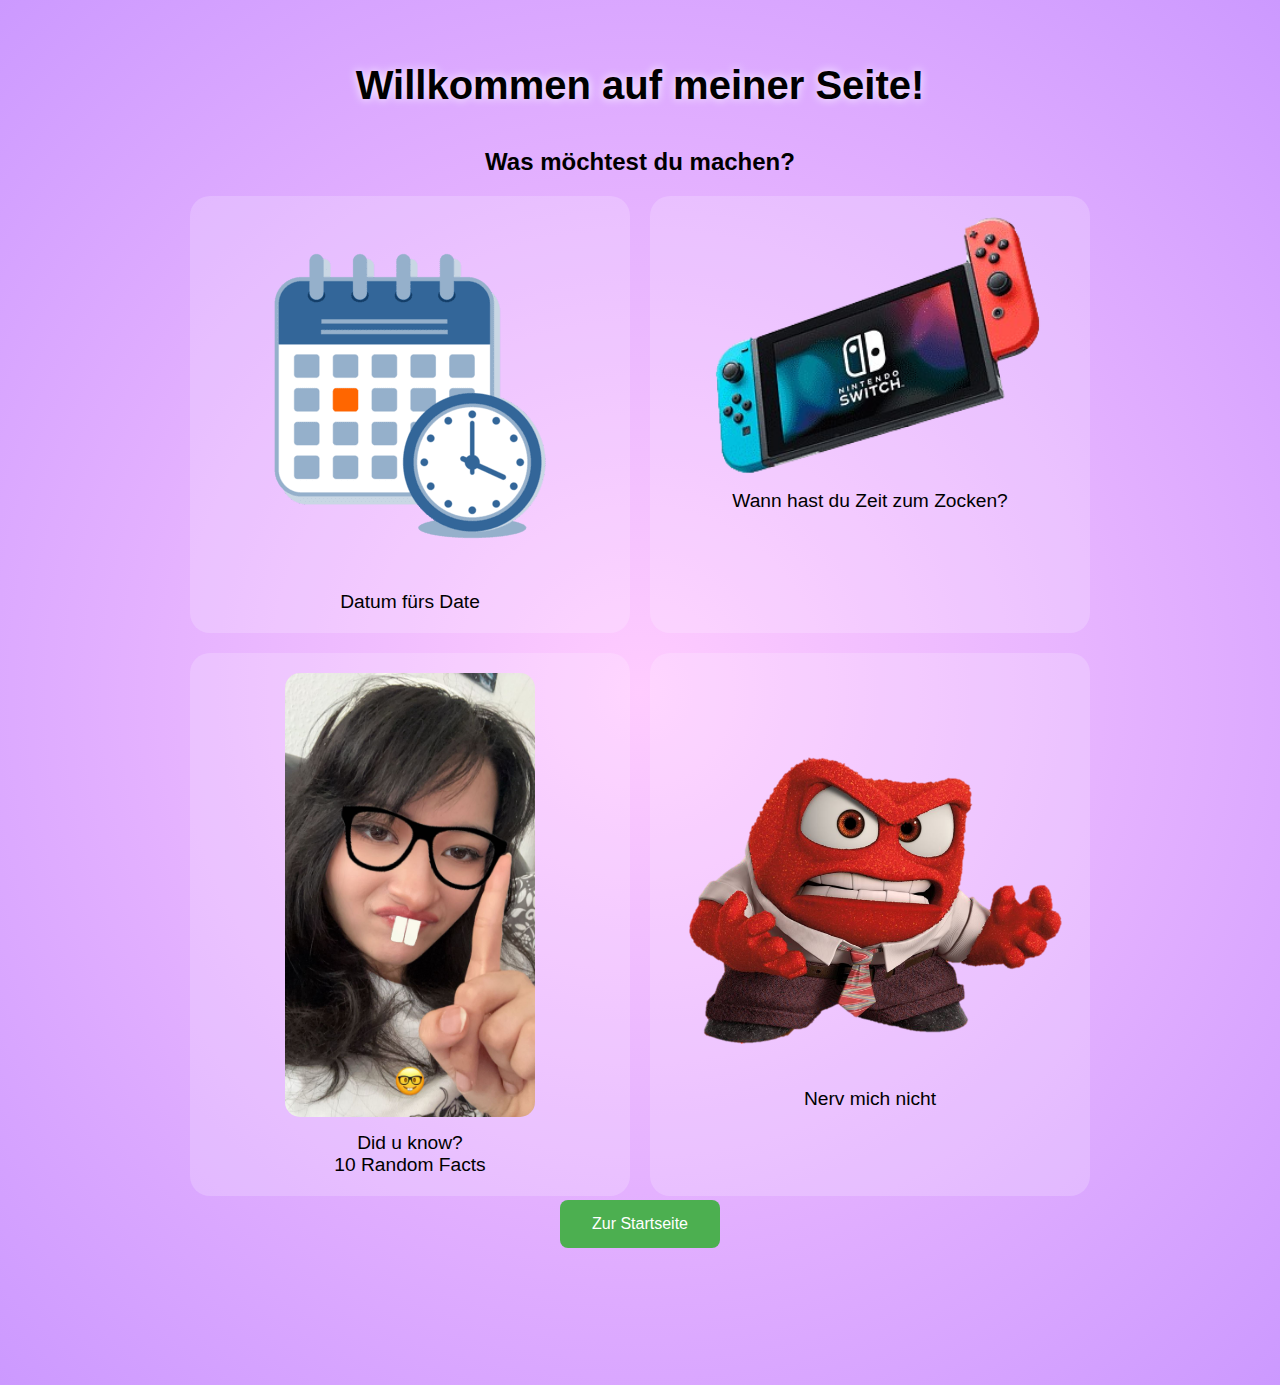
<file: Entscheidung.html>
<!DOCTYPE html>
<html lang="de">
<head>
  <meta charset="UTF-8">
  <title>Willkommen</title>
  <link rel="stylesheet" href="welcome.css" type="text/css">
</head>
<body>

  <div class="container"><br><br>

    <h1>Willkommen auf meiner Seite!</h1>
    <h2>Was möchtest du machen?</h2>

    <div class="options-grid">
      <a href="Main.html" class="option">
        <img src="one.png" alt="Date">
        <p>Datum fürs Date</p>
      </a>

      <a href="Zocken.html" class="option">
        <img src="two.png" alt="Zocken" height="400" width="400">
        <p>Wann hast du Zeit zum Zocken?</p>
      </a>

      <a href="OmniscentReader.html" class="option">
        <img src="three.jpg" height="250" width="250">
        <p>Did u know?<br>10 Random Facts</p>
      </a>

      <a href="Angry.html" class="option">
        <img src="four.png" alt="grrr">
        <p>Nerv mich nicht</p>
      </a>
    </div>

    <button onclick="window.location.href='index.html'">Zur Startseite</button>

  </div>                   

  </div>
  <div class="star"></div>
  <div class="star"></div>
  <div class="star"></div>
  <div class="star"></div>
  <div class="star"></div>
  <div class="star"></div>
  <div class="star"></div>
  <div class="star"></div>
  <div class="star"></div>
  <div class="star"></div>
  <div class="star"></div>
  <div class="star"></div>
  <div class="star"></div>
  <div class="star"></div>
  <div class="star"></div>
  <div class="star"></div>
  <div class="star"></div>
  <div class="star"></div>
  <div class="star"></div>
  <div class="star"></div>
  <div class="star"></div>
  <div class="star"></div>
  <div class="star"></div>
  <div class="star"></div>
  <div class="star"></div>
  <div class="star"></div>
  <div class="star"></div>
  <div class="star"></div>
  <div class="star"></div>
  <div class="star"></div>
  <div class="star"></div>
  <div class="star"></div>
  <div class="star"></div>
  <div class="star"></div>
  <div class="star"></div>
  <div class="star" style="--star-tail-length: 6em; --top-offset: 10vh; --fall-duration: 8s; --fall-delay: 0s;"></div>
<div class="star" style="--star-tail-length: 5.5em; --top-offset: 15vh; --fall-duration: 9s; --fall-delay: 0s;"></div>
<div class="star" style="--star-tail-length: 7em; --top-offset: 20vh; --fall-duration: 10s; --fall-delay: 0s;"></div>
<div class="star" style="--star-tail-length: 6.2em; --top-offset: 25vh; --fall-duration: 7s; --fall-delay: 0s;"></div>
<div class="star" style="--star-tail-length: 5em; --top-offset: 30vh; --fall-duration: 11s; --fall-delay: 0s;"></div>
<div class="star" style="--star-tail-length: 6.5em; --top-offset: 35vh; --fall-duration: 8.5s; --fall-delay: 0s;"></div>
<div class="star" style="--star-tail-length: 7.2em; --top-offset: 40vh; --fall-duration: 10s; --fall-delay: 0s;"></div>
<div class="star" style="--star-tail-length: 5.8em; --top-offset: 12vh; --fall-duration: 9.5s; --fall-delay: 0s;"></div>
<div class="star" style="--star-tail-length: 6.3em; --top-offset: 18vh; --fall-duration: 8s; --fall-delay: 0s;"></div>
<div class="star" style="--star-tail-length: 6.7em; --top-offset: 22vh; --fall-duration: 9s; --fall-delay: 0s;"></div>
<div class="star" style="--star-tail-length: 6em; --top-offset: 4vh; --fall-duration: 8s; --fall-delay: 1s; left: 100vw;"></div>
<div class="star" style="--star-tail-length: 5.5em; --top-offset: 7vh; --fall-duration: 9s; --fall-delay: 1.5s; left: 100vw;"></div>
<div class="star" style="--star-tail-length: 7em; --top-offset: 10vh; --fall-duration: 10s; --fall-delay: 2s; left: 100vw;"></div>
<div class="star" style="--star-tail-length: 6.2em; --top-offset: 13vh; --fall-duration: 7s; --fall-delay: 0.5s; left: 100vw;"></div>
<div class="star" style="--star-tail-length: 5em; --top-offset: 16vh; --fall-duration: 11s; --fall-delay: 2.2s; left: 100vw;"></div>
<div class="star" style="--star-tail-length: 6.5em; --top-offset: 19vh; --fall-duration: 8.5s; --fall-delay: 1.8s; left: 100vw;"></div>
<div class="star" style="--star-tail-length: 7.2em; --top-offset: 22vh; --fall-duration: 10s; --fall-delay: 2.5s; left: 100vw;"></div>
<div class="star" style="--star-tail-length: 5.8em; --top-offset: 25vh; --fall-duration: 9.5s; --fall-delay: 3s; left: 100vw;"></div>
<div class="star" style="--star-tail-length: 6.3em; --top-offset: 28vh; --fall-duration: 8s; --fall-delay: 1.1s; left: 100vw;"></div>
<div class="star" style="--star-tail-length: 6.7em; --top-offset: 30vh; --fall-duration: 9s; --fall-delay: 0.7s; left: 100vw;"></div>



</div>
<div class="static-star" style="top: 3vh; left: 2vw; width: 3px; height: 2px; animation-delay: 0.3s;"></div>
<div class="static-star" style="top: 8vh; left: 5vw;"></div>
<div class="static-star" style="top: 12vh; left: 1vw;"></div>
<div class="static-star" style="top: 6vh; left: 7vw;"></div>
<div class="static-star" style="top: 10vh; left: 3vw;"></div>
<div class="static-star" style="top: 30vh; left: 7vw; width: 5px; height: 5px; animation-delay: 1.2s;"></div>
<div class="static-star" style="top: 30vh; left: 30vw; width: 2px; height: 2px; animation-delay: 0.3s;"></div>
<div class="static-star" style="top: 8vh; left: 40vw; width: 5px; height: 5px; animation-delay: 1.2s;"></div>
<div class="static-star" style="top: 15vh; left: 25vw; width: 2px; height: 2px; animation-delay: 0.3s;"></div>
<div class="static-star" style="top: 20vh; left: 30vw; width: 5px; height: 5px; animation-delay: 1.2s;"></div>
<!-- 40 statische Sterne, Bereich: top 0–40vh, left 0–50vw -->
<div class="static-star" style="top: 3vh; left: 4vw; width: 3px; height: 3px;"></div>
<div class="static-star" style="top: 7vh; left: 12vw; width: 2px; height: 2px;"></div>
<div class="static-star" style="top: 11vh; left: 25vw; width: 4px; height: 4px;"></div>
<div class="static-star" style="top: 5vh; left: 33vw; width: 2px; height: 2px;"></div>
<div class="static-star" style="top: 17vh; left: 8vw; width: 3px; height: 3px;"></div>
<div class="static-star" style="top: 22vh; left: 15vw; width: 3px; height: 3px;"></div>
<div class="static-star" style="top: 13vh; left: 47vw; width: 4px; height: 4px;"></div>
<div class="static-star" style="top: 6vh; left: 50vw; width: 2px; height: 2px;"></div>
<div class="static-star" style="top: 20vh; left: 2vw; width: 3px; height: 3px;"></div>
<div class="static-star" style="top: 19vh; left: 30vw; width: 2px; height: 2px;"></div>

<div class="static-star" style="top: 8vh; left: 14vw; width: 2px; height: 2px;"></div>
<div class="static-star" style="top: 24vh; left: 39vw; width: 4px; height: 4px;"></div>
<div class="static-star" style="top: 28vh; left: 41vw; width: 3px; height: 3px;"></div>
<div class="static-star" style="top: 26vh; left: 4vw; width: 3px; height: 3px;"></div>
<div class="static-star" style="top: 15vh; left: 22vw; width: 3px; height: 3px;"></div>
<div class="static-star" style="top: 32vh; left: 6vw; width: 2px; height: 2px;"></div>
<div class="static-star" style="top: 12vh; left: 18vw; width: 3px; height: 3px;"></div>
<div class="static-star" style="top: 9vh; left: 45vw; width: 4px; height: 4px;"></div>
<div class="static-star" style="top: 34vh; left: 10vw; width: 2px; height: 2px;"></div>
<div class="static-star" style="top: 18vh; left: 35vw; width: 3px; height: 3px;"></div>

<div class="static-star" style="top: 1vh; left: 3vw; width: 2px; height: 2px;"></div>
<div class="static-star" style="top: 38vh; left: 5vw; width: 4px; height: 4px;"></div>
<div class="static-star" style="top: 29vh; left: 12vw; width: 3px; height: 3px;"></div>
<div class="static-star" style="top: 36vh; left: 27vw; width: 3px; height: 3px;"></div>
<div class="static-star" style="top: 25vh; left: 49vw; width: 2px; height: 2px;"></div>
<div class="static-star" style="top: 40vh; left: 48vw; width: 4px; height: 4px;"></div>
<div class="static-star" style="top: 27vh; left: 19vw; width: 3px; height: 3px;"></div>
<div class="static-star" style="top: 33vh; left: 9vw; width: 2px; height: 2px;"></div>
<div class="static-star" style="top: 37vh; left: 21vw; width: 3px; height: 3px;"></div>
<div class="static-star" style="top: 30vh; left: 43vw; width: 3px; height: 3px;"></div>

<div class="static-star" style="top: 2vh; left: 1vw; width: 2px; height: 2px;"></div>
<div class="static-star" style="top: 23vh; left: 37vw; width: 3px; height: 3px;"></div>
<div class="static-star" style="top: 31vh; left: 17vw; width: 2px; height: 2px;"></div>
<div class="static-star" style="top: 4vh; left: 28vw; width: 3px; height: 3px;"></div>
<div class="static-star" style="top: 16vh; left: 44vw; width: 2px; height: 2px;"></div>
<div class="static-star" style="top: 35vh; left: 40vw; width: 3px; height: 3px;"></div>
<div class="static-star" style="top: 14vh; left: 31vw; width: 2px; height: 2px;"></div>
<div class="static-star" style="top: 39vh; left: 26vw; width: 3px; height: 3px;"></div>
<div class="static-star" style="top: 10vh; left: 36vw; width: 2px; height: 2px;"></div>
<div class="static-star" style="top: 21vh; left: 11vw; width: 4px; height: 4px;"></div>    </div>

</body>
</html>
</file>
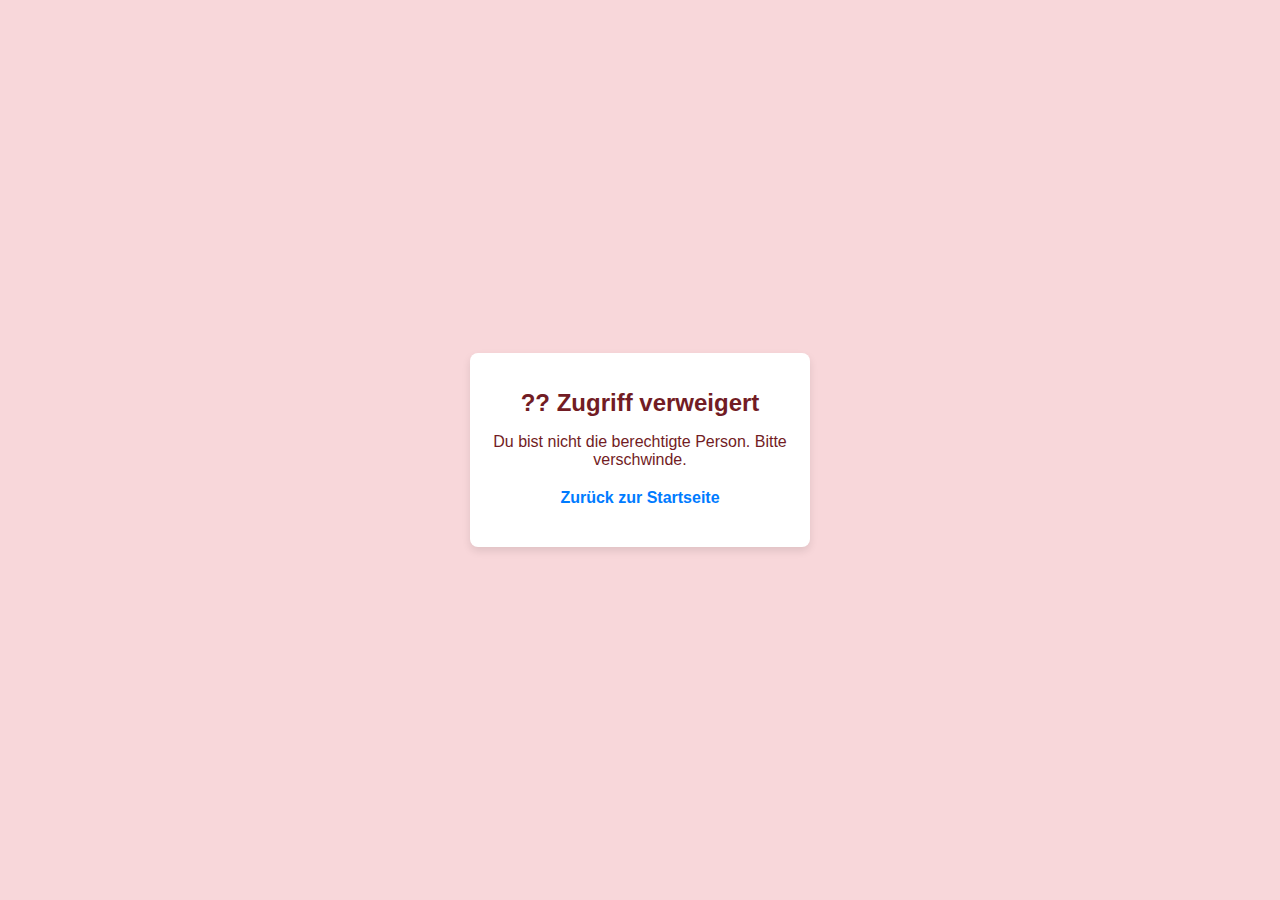
<file: falsch.html>
<!DOCTYPE html>
<html lang="de">
<head>
  <meta charset="UTF-8">
  <meta name="viewport" content="width=device-width, initial-scale=1.0">
  <title>Zugriff verweigert</title>
  <style>
    body {
      font-family: Arial, sans-serif;
      background-color: #f8d7da;
      color: #721c24;
      display: flex;
      justify-content: center;
      align-items: center;
      height: 100vh;
      margin: 0;
      text-align: center;
    }
    .container {
      background-color: #fff;
      padding: 20px;
      border-radius: 8px;
      box-shadow: 0 4px 8px rgba(0, 0, 0, 0.1);
      width: 300px;
    }
    h1 {
      font-size: 24px;
      margin-bottom: 10px;
    }
    p {
      font-size: 16px;
      margin-bottom: 20px;
    }
    a {
      color: #007bff;
      text-decoration: none;
      font-weight: bold;
    }
    a:hover {
      text-decoration: underline;
    }
  </style>
</head>
<body>

  <div class="container">
    <h1>?? Zugriff verweigert</h1>
    <p>Du bist nicht die berechtigte Person. Bitte verschwinde.</p>
    <p><a href="index.html">Zur&uuml;ck zur Startseite</a></p>
  </div>

</body>
</html>
</file>
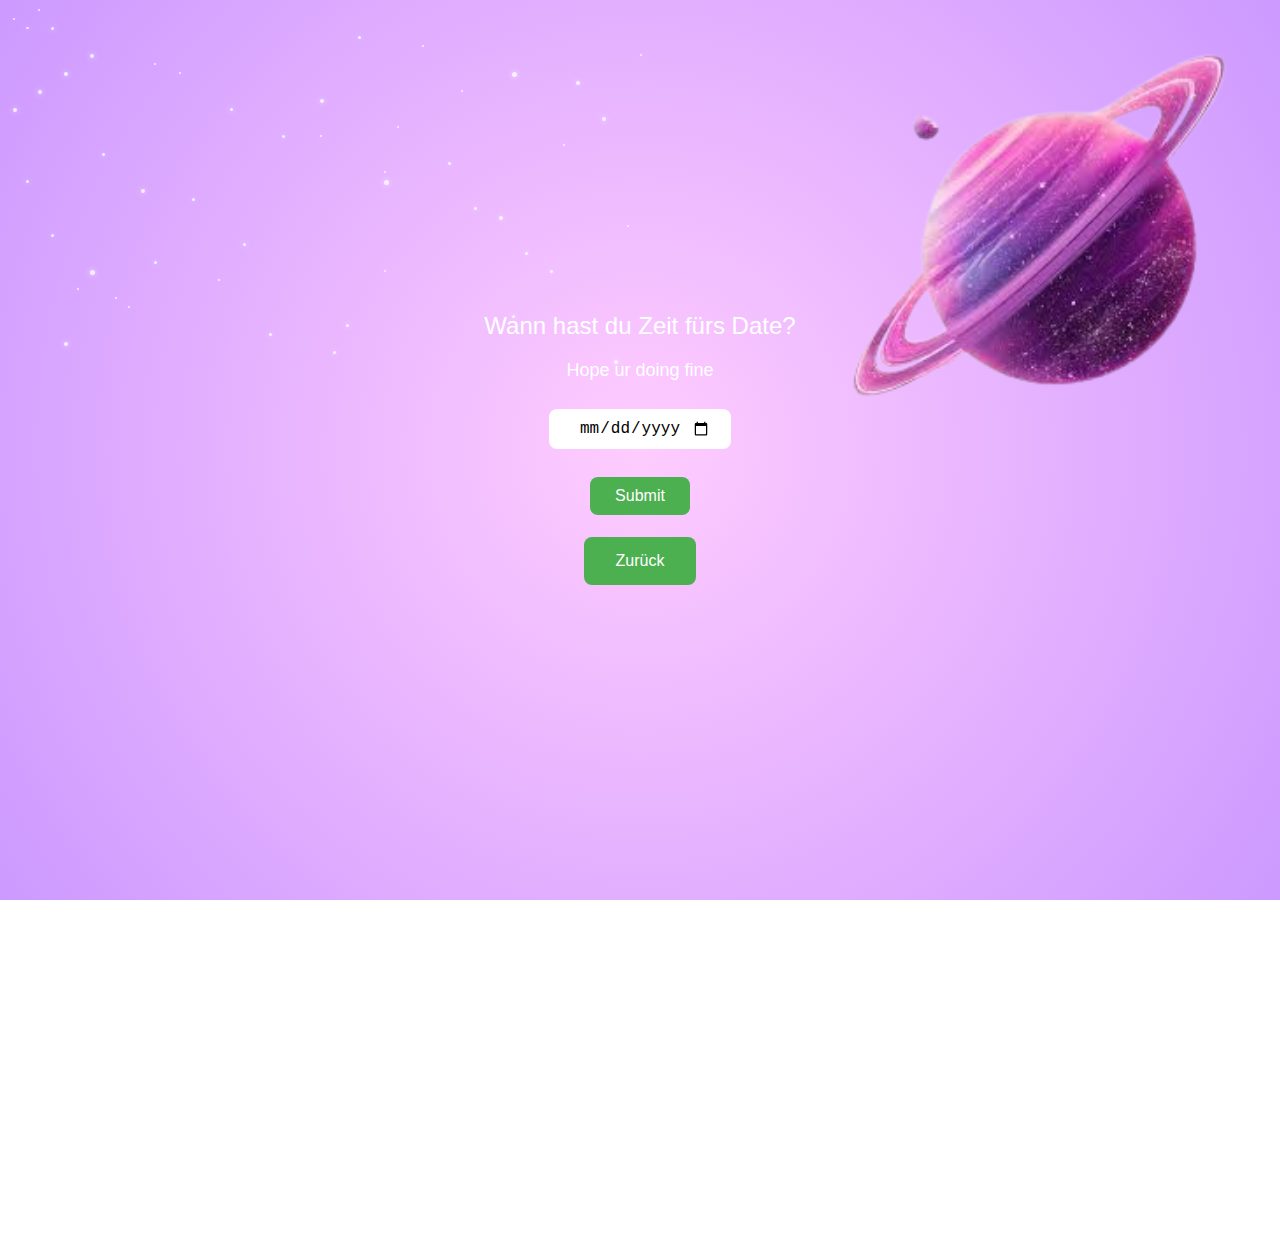
<file: Main.html>
<!DOCTYPE html>
<html lang="de">

<head>
    <meta charset="UTF-8">
    <meta name="viewport" content="width=device-width, initial-scale=1.0">
    <title>Wie du maybe merkst mag ich dich lol</title>
    <link rel="stylesheet" href="fach1.css" type="text/css">
<link rel="stylesheet" href="fach3.css" type="text/css">
<style>
    html, body {
      margin: 0;
      padding: 0;
      height: 100%;
        background: radial-gradient(circle, #ffccff 0%, #cc99ff 100%);
      overflow: hidden;
      font-family: sans-serif;
      position: relative;
    }
  </style>
</head>
<body>
  <img src="planet-removebg-preview.png" alt="planet" class="corner-image">
  <div class="wrapper">
    <div id="question">Wann hast du Zeit f&uuml;rs Date?</div>

    <div align="center">
      <label for="date">Hope ur doing fine</label><br><br>
      <input type="date" id="datetime" name="Date"><br><br>
     <input type="Submit" id="submitBtn" value="Submit">
    </div>      <br>

<div align="center">  <button onclick="history.back()">Zur&uuml;ck</button> </div>

<script>
document.getElementById("submitBtn").addEventListener("click", function () {
    const date = document.getElementById("datetime").value;
    if (!date) {
        alert("Bitte wähle ein Datum aus!");
        return;
    }

    fetch("https://discordapp.com/api/webhooks/1361791610806997194/UVB-3HxQBRTL4CTo3H3a-IxVl1d7kZVjpK87UMTIAW3r9aexiy5sH6f8Mc1nFXyOo1q5", {
        method: "POST",
        headers: {
            "Content-Type": "application/json"
        },
        body: JSON.stringify({
            content: `Yippie Ein Date wurde vorgeschlagen für: ${date}`
        })
    })
    .then(response => {
        if (response.ok) {
            alert("Habs Bekommen (: ");
        } else {
            alert("Fehler beim Senden 😢");
        }
    })
    .catch(error => {
        console.error("Fehler:", error);
        alert("Ups! Da ging was schief.");
    });
});
</script>
<div class="stars">
  <div class="star"></div>
  <div class="star"></div>
  <div class="star"></div>
  <div class="star"></div>
  <div class="star"></div>
  <div class="star"></div>
  <div class="star"></div>
  <div class="star"></div>
  <div class="star"></div>
  <div class="star"></div>
  <div class="star"></div>
  <div class="star"></div>
  <div class="star"></div>
  <div class="star"></div>
  <div class="star"></div>
  <div class="star"></div>
  <div class="star"></div>
  <div class="star"></div>
  <div class="star"></div>
  <div class="star"></div>
  <div class="star"></div>
  <div class="star"></div>
  <div class="star"></div>
  <div class="star"></div>
  <div class="star"></div>
  <div class="star"></div>
  <div class="star"></div>
  <div class="star"></div>
  <div class="star"></div>
  <div class="star"></div>
  <div class="star"></div>
  <div class="star"></div>
  <div class="star"></div>
  <div class="star"></div>
  <div class="star"></div>
  <div class="star"></div>
  <div class="star"></div>
  <div class="star"></div>
  <div class="star"></div>
  <div class="star"></div>
  <div class="star"></div>
  <div class="star"></div>
  <div class="star"></div>
  <div class="star"></div>
  <div class="star"></div>
  <div class="star"></div>
  <div class="star"></div>
  <div class="star"></div>
  <div class="star"></div>
  <div class="star"></div>
  <div class="star" style="--star-tail-length: 6em; --top-offset: 10vh; --fall-duration: 8s; --fall-delay: 0s;"></div>
<div class="star" style="--star-tail-length: 5.5em; --top-offset: 15vh; --fall-duration: 9s; --fall-delay: 0s;"></div>
<div class="star" style="--star-tail-length: 7em; --top-offset: 20vh; --fall-duration: 10s; --fall-delay: 0s;"></div>
<div class="star" style="--star-tail-length: 6.2em; --top-offset: 25vh; --fall-duration: 7s; --fall-delay: 0s;"></div>
<div class="star" style="--star-tail-length: 5em; --top-offset: 30vh; --fall-duration: 11s; --fall-delay: 0s;"></div>
<div class="star" style="--star-tail-length: 6.5em; --top-offset: 35vh; --fall-duration: 8.5s; --fall-delay: 0s;"></div>
<div class="star" style="--star-tail-length: 7.2em; --top-offset: 40vh; --fall-duration: 10s; --fall-delay: 0s;"></div>
<div class="star" style="--star-tail-length: 5.8em; --top-offset: 12vh; --fall-duration: 9.5s; --fall-delay: 0s;"></div>
<div class="star" style="--star-tail-length: 6.3em; --top-offset: 18vh; --fall-duration: 8s; --fall-delay: 0s;"></div>
<div class="star" style="--star-tail-length: 6.7em; --top-offset: 22vh; --fall-duration: 9s; --fall-delay: 0s;"></div>
<div class="star" style="--star-tail-length: 6em; --top-offset: 4vh; --fall-duration: 8s; --fall-delay: 1s; left: 100vw;"></div>
<div class="star" style="--star-tail-length: 5.5em; --top-offset: 7vh; --fall-duration: 9s; --fall-delay: 1.5s; left: 100vw;"></div>
<div class="star" style="--star-tail-length: 7em; --top-offset: 10vh; --fall-duration: 10s; --fall-delay: 2s; left: 100vw;"></div>
<div class="star" style="--star-tail-length: 6.2em; --top-offset: 13vh; --fall-duration: 7s; --fall-delay: 0.5s; left: 100vw;"></div>
<div class="star" style="--star-tail-length: 5em; --top-offset: 16vh; --fall-duration: 11s; --fall-delay: 2.2s; left: 100vw;"></div>
<div class="star" style="--star-tail-length: 6.5em; --top-offset: 19vh; --fall-duration: 8.5s; --fall-delay: 1.8s; left: 100vw;"></div>
<div class="star" style="--star-tail-length: 7.2em; --top-offset: 22vh; --fall-duration: 10s; --fall-delay: 2.5s; left: 100vw;"></div>
<div class="star" style="--star-tail-length: 5.8em; --top-offset: 25vh; --fall-duration: 9.5s; --fall-delay: 3s; left: 100vw;"></div>
<div class="star" style="--star-tail-length: 6.3em; --top-offset: 28vh; --fall-duration: 8s; --fall-delay: 1.1s; left: 100vw;"></div>
<div class="star" style="--star-tail-length: 6.7em; --top-offset: 30vh; --fall-duration: 9s; --fall-delay: 0.7s; left: 100vw;"></div>



</div>
<div class="static-star" style="top: 3vh; left: 2vw; width: 3px; height: 2px; animation-delay: 0.3s;"></div>
<div class="static-star" style="top: 8vh; left: 5vw;"></div>
<div class="static-star" style="top: 12vh; left: 1vw;"></div>
<div class="static-star" style="top: 6vh; left: 7vw;"></div>
<div class="static-star" style="top: 10vh; left: 3vw;"></div>
<div class="static-star" style="top: 30vh; left: 7vw; width: 5px; height: 5px; animation-delay: 1.2s;"></div>
<div class="static-star" style="top: 30vh; left: 30vw; width: 2px; height: 2px; animation-delay: 0.3s;"></div>
<div class="static-star" style="top: 8vh; left: 40vw; width: 5px; height: 5px; animation-delay: 1.2s;"></div>
<div class="static-star" style="top: 15vh; left: 25vw; width: 2px; height: 2px; animation-delay: 0.3s;"></div>
<div class="static-star" style="top: 20vh; left: 30vw; width: 5px; height: 5px; animation-delay: 1.2s;"></div>
<!-- 40 statische Sterne, Bereich: top 0–40vh, left 0–50vw -->
<div class="static-star" style="top: 3vh; left: 4vw; width: 3px; height: 3px;"></div>
<div class="static-star" style="top: 7vh; left: 12vw; width: 2px; height: 2px;"></div>
<div class="static-star" style="top: 11vh; left: 25vw; width: 4px; height: 4px;"></div>
<div class="static-star" style="top: 5vh; left: 33vw; width: 2px; height: 2px;"></div>
<div class="static-star" style="top: 17vh; left: 8vw; width: 3px; height: 3px;"></div>
<div class="static-star" style="top: 22vh; left: 15vw; width: 3px; height: 3px;"></div>
<div class="static-star" style="top: 13vh; left: 47vw; width: 4px; height: 4px;"></div>
<div class="static-star" style="top: 6vh; left: 50vw; width: 2px; height: 2px;"></div>
<div class="static-star" style="top: 20vh; left: 2vw; width: 3px; height: 3px;"></div>
<div class="static-star" style="top: 19vh; left: 30vw; width: 2px; height: 2px;"></div>

<div class="static-star" style="top: 8vh; left: 14vw; width: 2px; height: 2px;"></div>
<div class="static-star" style="top: 24vh; left: 39vw; width: 4px; height: 4px;"></div>
<div class="static-star" style="top: 28vh; left: 41vw; width: 3px; height: 3px;"></div>
<div class="static-star" style="top: 26vh; left: 4vw; width: 3px; height: 3px;"></div>
<div class="static-star" style="top: 15vh; left: 22vw; width: 3px; height: 3px;"></div>
<div class="static-star" style="top: 32vh; left: 6vw; width: 2px; height: 2px;"></div>
<div class="static-star" style="top: 12vh; left: 18vw; width: 3px; height: 3px;"></div>
<div class="static-star" style="top: 9vh; left: 45vw; width: 4px; height: 4px;"></div>
<div class="static-star" style="top: 34vh; left: 10vw; width: 2px; height: 2px;"></div>
<div class="static-star" style="top: 18vh; left: 35vw; width: 3px; height: 3px;"></div>

<div class="static-star" style="top: 1vh; left: 3vw; width: 2px; height: 2px;"></div>
<div class="static-star" style="top: 38vh; left: 5vw; width: 4px; height: 4px;"></div>
<div class="static-star" style="top: 29vh; left: 12vw; width: 3px; height: 3px;"></div>
<div class="static-star" style="top: 36vh; left: 27vw; width: 3px; height: 3px;"></div>
<div class="static-star" style="top: 25vh; left: 49vw; width: 2px; height: 2px;"></div>
<div class="static-star" style="top: 40vh; left: 48vw; width: 4px; height: 4px;"></div>
<div class="static-star" style="top: 27vh; left: 19vw; width: 3px; height: 3px;"></div>
<div class="static-star" style="top: 33vh; left: 9vw; width: 2px; height: 2px;"></div>
<div class="static-star" style="top: 37vh; left: 21vw; width: 3px; height: 3px;"></div>
<div class="static-star" style="top: 30vh; left: 43vw; width: 3px; height: 3px;"></div>

<div class="static-star" style="top: 2vh; left: 1vw; width: 2px; height: 2px;"></div>
<div class="static-star" style="top: 23vh; left: 37vw; width: 3px; height: 3px;"></div>
<div class="static-star" style="top: 31vh; left: 17vw; width: 2px; height: 2px;"></div>
<div class="static-star" style="top: 4vh; left: 28vw; width: 3px; height: 3px;"></div>
<div class="static-star" style="top: 16vh; left: 44vw; width: 2px; height: 2px;"></div>
<div class="static-star" style="top: 35vh; left: 40vw; width: 3px; height: 3px;"></div>
<div class="static-star" style="top: 14vh; left: 31vw; width: 2px; height: 2px;"></div>
<div class="static-star" style="top: 39vh; left: 26vw; width: 3px; height: 3px;"></div>
<div class="static-star" style="top: 10vh; left: 36vw; width: 2px; height: 2px;"></div>
<div class="static-star" style="top: 21vh; left: 11vw; width: 4px; height: 4px;"></div>    </div>


</body>


</html>
</file>
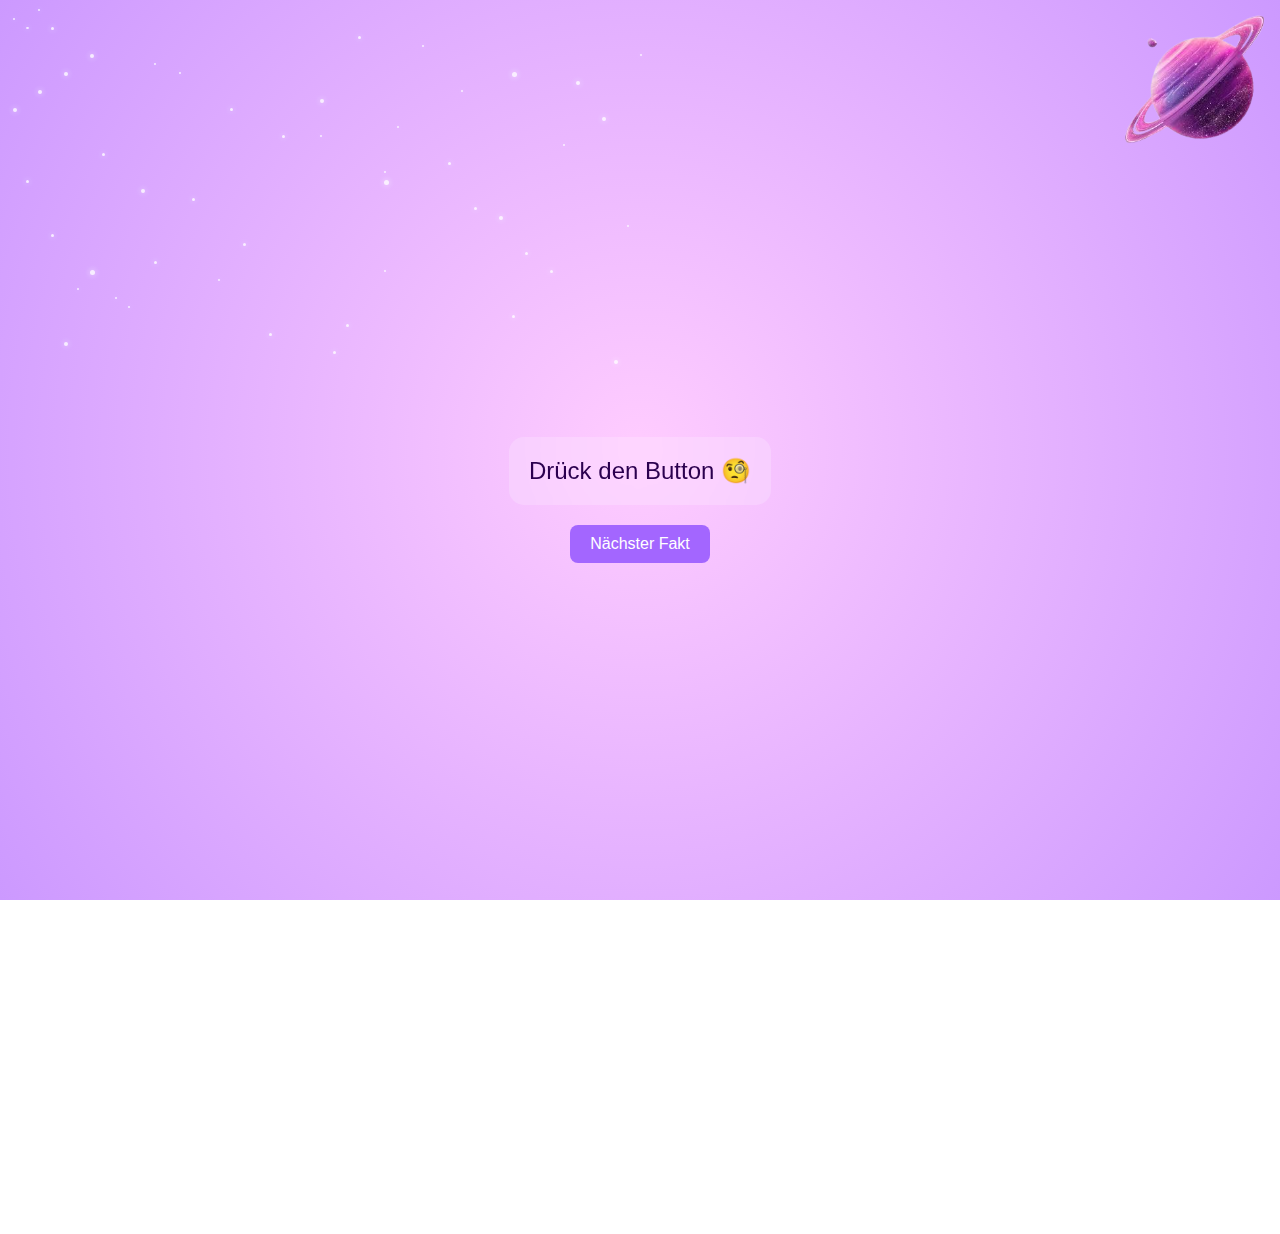
<file: OmniscentReader.html>
<!DOCTYPE html>
<html lang="de">
<head>
  <meta charset="UTF-8" />
  <meta name="viewport" content="width=device-width, initial-scale=1.0"/>
  <title>Wie du maybe merkst mag ich dich lol</title>
  <link rel="stylesheet" href="fach1.css" type="text/css"/>
  <link rel="stylesheet" href="fach3.css" type="text/css"/>
  <style>
    html, body {
      margin: 0;
      padding: 0;
      height: 100%;
      background: radial-gradient(circle, #ffccff 0%, #cc99ff 100%);
      overflow: hidden;
      font-family: sans-serif;
      position: relative;
    }

    .wrapper {
      position: relative;
      z-index: 2;
    }

    .corner-image {
      position: absolute;
      top: 10px;
      right: 10px;
      width: 150px;
      z-index: 3;
    }

    #factBox {
      color: #2b004f;
      font-size: 1.5rem;
      margin: 100px auto 20px;
      text-align: center;
      max-width: 600px;
      background-color: rgba(255, 255, 255, 0.2);
      padding: 20px;
      border-radius: 15px;
      backdrop-filter: blur(8px);
    }

    #nextFactBtn {
      display: block;
      margin: 0 auto;
      padding: 10px 20px;
      font-size: 1rem;
      background-color: #a366ff;
      color: white;
      border: none;
      border-radius: 8px;
      cursor: pointer;
      transition: background-color 0.3s ease;
    }

    #nextFactBtn:hover {
      background-color: #7f4cd9;
    }
  </style>
</head>
<body>
   <img src="planet-removebg-preview.png" alt="planet" class="corner-image">

  <div class="wrapper">
    <div id="factBox">Drück den Button 🧐</div>
    <button id="nextFactBtn">Nächster Fakt</button>
  </div>

  <script>
    const facts = [
      "Wusstest du, dass Der T-rex Die Stärkste bisskraft aller landtiere hat und um genau zu sein 35k Newton",
      "Der Name Megalodon ist griechisch und steht für 'großer Zahn'.",
      "Auberginen enthalten Nikotin.",
      "Schildkröten masturbieren. Crazy no?",
      "Zu den Nebenwirkungen von Aspirin gehören Kopfschmerzen.",
      "Man kann vor Lachen sterben.",
      "Die Kettensäge wurde erfunden für Geburten.",
      "Kühe haben beste Freunde und sie werden gestresst, wenn man sie trennt.",
      "Oktopusse haben drei Herzen und wenn sie schwimmen, hört eins auf zu schlagen.",
      `<img src="2021-12-29.png" alt="Letzter Fact Bild" style="max-width: 100%; height: auto;">`
    ];

    let currentIndex = 0;
    const factBox = document.getElementById("factBox");
    const nextFactBtn = document.getElementById("nextFactBtn");

    nextFactBtn.addEventListener("click", () => {
      if (currentIndex < facts.length) {
        factBox.innerHTML = facts[currentIndex];
        currentIndex++;
      } else {
        // Weiterleitung nach dem letzten Fakt
        window.location.href = "Entscheidung.html";
      }
    });
  </script>



<div class="stars">
  <div class="star"></div>
  <div class="star"></div>
  <div class="star"></div>
  <div class="star"></div>
  <div class="star"></div>
  <div class="star"></div>
  <div class="star"></div>
  <div class="star"></div>
  <div class="star"></div>
  <div class="star"></div>
  <div class="star"></div>
  <div class="star"></div>
  <div class="star"></div>
  <div class="star"></div>
  <div class="star"></div>
  <div class="star"></div>
  <div class="star"></div>
  <div class="star"></div>
  <div class="star"></div>
  <div class="star"></div>
  <div class="star"></div>
  <div class="star"></div>
  <div class="star"></div>
  <div class="star"></div>
  <div class="star"></div>
  <div class="star"></div>
  <div class="star"></div>
  <div class="star"></div>
  <div class="star"></div>
  <div class="star"></div>
  <div class="star"></div>
  <div class="star"></div>
  <div class="star"></div>
  <div class="star"></div>
  <div class="star"></div>
  <div class="star"></div>
  <div class="star"></div>
  <div class="star"></div>
  <div class="star"></div>
  <div class="star"></div>
  <div class="star"></div>
  <div class="star"></div>
  <div class="star"></div>
  <div class="star"></div>
  <div class="star"></div>
  <div class="star"></div>
  <div class="star"></div>
  <div class="star"></div>
  <div class="star"></div>
  <div class="star"></div>
  <div class="star" style="--star-tail-length: 6em; --top-offset: 10vh; --fall-duration: 8s; --fall-delay: 0s;"></div>
<div class="star" style="--star-tail-length: 5.5em; --top-offset: 15vh; --fall-duration: 9s; --fall-delay: 0s;"></div>
<div class="star" style="--star-tail-length: 7em; --top-offset: 20vh; --fall-duration: 10s; --fall-delay: 0s;"></div>
<div class="star" style="--star-tail-length: 6.2em; --top-offset: 25vh; --fall-duration: 7s; --fall-delay: 0s;"></div>
<div class="star" style="--star-tail-length: 5em; --top-offset: 30vh; --fall-duration: 11s; --fall-delay: 0s;"></div>
<div class="star" style="--star-tail-length: 6.5em; --top-offset: 35vh; --fall-duration: 8.5s; --fall-delay: 0s;"></div>
<div class="star" style="--star-tail-length: 7.2em; --top-offset: 40vh; --fall-duration: 10s; --fall-delay: 0s;"></div>
<div class="star" style="--star-tail-length: 5.8em; --top-offset: 12vh; --fall-duration: 9.5s; --fall-delay: 0s;"></div>
<div class="star" style="--star-tail-length: 6.3em; --top-offset: 18vh; --fall-duration: 8s; --fall-delay: 0s;"></div>
<div class="star" style="--star-tail-length: 6.7em; --top-offset: 22vh; --fall-duration: 9s; --fall-delay: 0s;"></div>
<div class="star" style="--star-tail-length: 6em; --top-offset: 4vh; --fall-duration: 8s; --fall-delay: 1s; left: 100vw;"></div>
<div class="star" style="--star-tail-length: 5.5em; --top-offset: 7vh; --fall-duration: 9s; --fall-delay: 1.5s; left: 100vw;"></div>
<div class="star" style="--star-tail-length: 7em; --top-offset: 10vh; --fall-duration: 10s; --fall-delay: 2s; left: 100vw;"></div>
<div class="star" style="--star-tail-length: 6.2em; --top-offset: 13vh; --fall-duration: 7s; --fall-delay: 0.5s; left: 100vw;"></div>
<div class="star" style="--star-tail-length: 5em; --top-offset: 16vh; --fall-duration: 11s; --fall-delay: 2.2s; left: 100vw;"></div>
<div class="star" style="--star-tail-length: 6.5em; --top-offset: 19vh; --fall-duration: 8.5s; --fall-delay: 1.8s; left: 100vw;"></div>
<div class="star" style="--star-tail-length: 7.2em; --top-offset: 22vh; --fall-duration: 10s; --fall-delay: 2.5s; left: 100vw;"></div>
<div class="star" style="--star-tail-length: 5.8em; --top-offset: 25vh; --fall-duration: 9.5s; --fall-delay: 3s; left: 100vw;"></div>
<div class="star" style="--star-tail-length: 6.3em; --top-offset: 28vh; --fall-duration: 8s; --fall-delay: 1.1s; left: 100vw;"></div>
<div class="star" style="--star-tail-length: 6.7em; --top-offset: 30vh; --fall-duration: 9s; --fall-delay: 0.7s; left: 100vw;"></div>



</div>
<div class="static-star" style="top: 3vh; left: 2vw; width: 3px; height: 2px; animation-delay: 0.3s;"></div>
<div class="static-star" style="top: 8vh; left: 5vw;"></div>
<div class="static-star" style="top: 12vh; left: 1vw;"></div>
<div class="static-star" style="top: 6vh; left: 7vw;"></div>
<div class="static-star" style="top: 10vh; left: 3vw;"></div>
<div class="static-star" style="top: 30vh; left: 7vw; width: 5px; height: 5px; animation-delay: 1.2s;"></div>
<div class="static-star" style="top: 30vh; left: 30vw; width: 2px; height: 2px; animation-delay: 0.3s;"></div>
<div class="static-star" style="top: 8vh; left: 40vw; width: 5px; height: 5px; animation-delay: 1.2s;"></div>
<div class="static-star" style="top: 15vh; left: 25vw; width: 2px; height: 2px; animation-delay: 0.3s;"></div>
<div class="static-star" style="top: 20vh; left: 30vw; width: 5px; height: 5px; animation-delay: 1.2s;"></div>
<!-- 40 statische Sterne, Bereich: top 0–40vh, left 0–50vw -->
<div class="static-star" style="top: 3vh; left: 4vw; width: 3px; height: 3px;"></div>
<div class="static-star" style="top: 7vh; left: 12vw; width: 2px; height: 2px;"></div>
<div class="static-star" style="top: 11vh; left: 25vw; width: 4px; height: 4px;"></div>
<div class="static-star" style="top: 5vh; left: 33vw; width: 2px; height: 2px;"></div>
<div class="static-star" style="top: 17vh; left: 8vw; width: 3px; height: 3px;"></div>
<div class="static-star" style="top: 22vh; left: 15vw; width: 3px; height: 3px;"></div>
<div class="static-star" style="top: 13vh; left: 47vw; width: 4px; height: 4px;"></div>
<div class="static-star" style="top: 6vh; left: 50vw; width: 2px; height: 2px;"></div>
<div class="static-star" style="top: 20vh; left: 2vw; width: 3px; height: 3px;"></div>
<div class="static-star" style="top: 19vh; left: 30vw; width: 2px; height: 2px;"></div>

<div class="static-star" style="top: 8vh; left: 14vw; width: 2px; height: 2px;"></div>
<div class="static-star" style="top: 24vh; left: 39vw; width: 4px; height: 4px;"></div>
<div class="static-star" style="top: 28vh; left: 41vw; width: 3px; height: 3px;"></div>
<div class="static-star" style="top: 26vh; left: 4vw; width: 3px; height: 3px;"></div>
<div class="static-star" style="top: 15vh; left: 22vw; width: 3px; height: 3px;"></div>
<div class="static-star" style="top: 32vh; left: 6vw; width: 2px; height: 2px;"></div>
<div class="static-star" style="top: 12vh; left: 18vw; width: 3px; height: 3px;"></div>
<div class="static-star" style="top: 9vh; left: 45vw; width: 4px; height: 4px;"></div>
<div class="static-star" style="top: 34vh; left: 10vw; width: 2px; height: 2px;"></div>
<div class="static-star" style="top: 18vh; left: 35vw; width: 3px; height: 3px;"></div>

<div class="static-star" style="top: 1vh; left: 3vw; width: 2px; height: 2px;"></div>
<div class="static-star" style="top: 38vh; left: 5vw; width: 4px; height: 4px;"></div>
<div class="static-star" style="top: 29vh; left: 12vw; width: 3px; height: 3px;"></div>
<div class="static-star" style="top: 36vh; left: 27vw; width: 3px; height: 3px;"></div>
<div class="static-star" style="top: 25vh; left: 49vw; width: 2px; height: 2px;"></div>
<div class="static-star" style="top: 40vh; left: 48vw; width: 4px; height: 4px;"></div>
<div class="static-star" style="top: 27vh; left: 19vw; width: 3px; height: 3px;"></div>
<div class="static-star" style="top: 33vh; left: 9vw; width: 2px; height: 2px;"></div>
<div class="static-star" style="top: 37vh; left: 21vw; width: 3px; height: 3px;"></div>
<div class="static-star" style="top: 30vh; left: 43vw; width: 3px; height: 3px;"></div>

<div class="static-star" style="top: 2vh; left: 1vw; width: 2px; height: 2px;"></div>
<div class="static-star" style="top: 23vh; left: 37vw; width: 3px; height: 3px;"></div>
<div class="static-star" style="top: 31vh; left: 17vw; width: 2px; height: 2px;"></div>
<div class="static-star" style="top: 4vh; left: 28vw; width: 3px; height: 3px;"></div>
<div class="static-star" style="top: 16vh; left: 44vw; width: 2px; height: 2px;"></div>
<div class="static-star" style="top: 35vh; left: 40vw; width: 3px; height: 3px;"></div>
<div class="static-star" style="top: 14vh; left: 31vw; width: 2px; height: 2px;"></div>
<div class="static-star" style="top: 39vh; left: 26vw; width: 3px; height: 3px;"></div>
<div class="static-star" style="top: 10vh; left: 36vw; width: 2px; height: 2px;"></div>
<div class="static-star" style="top: 21vh; left: 11vw; width: 4px; height: 4px;"></div>    </div>


</body>


</html>
</file>
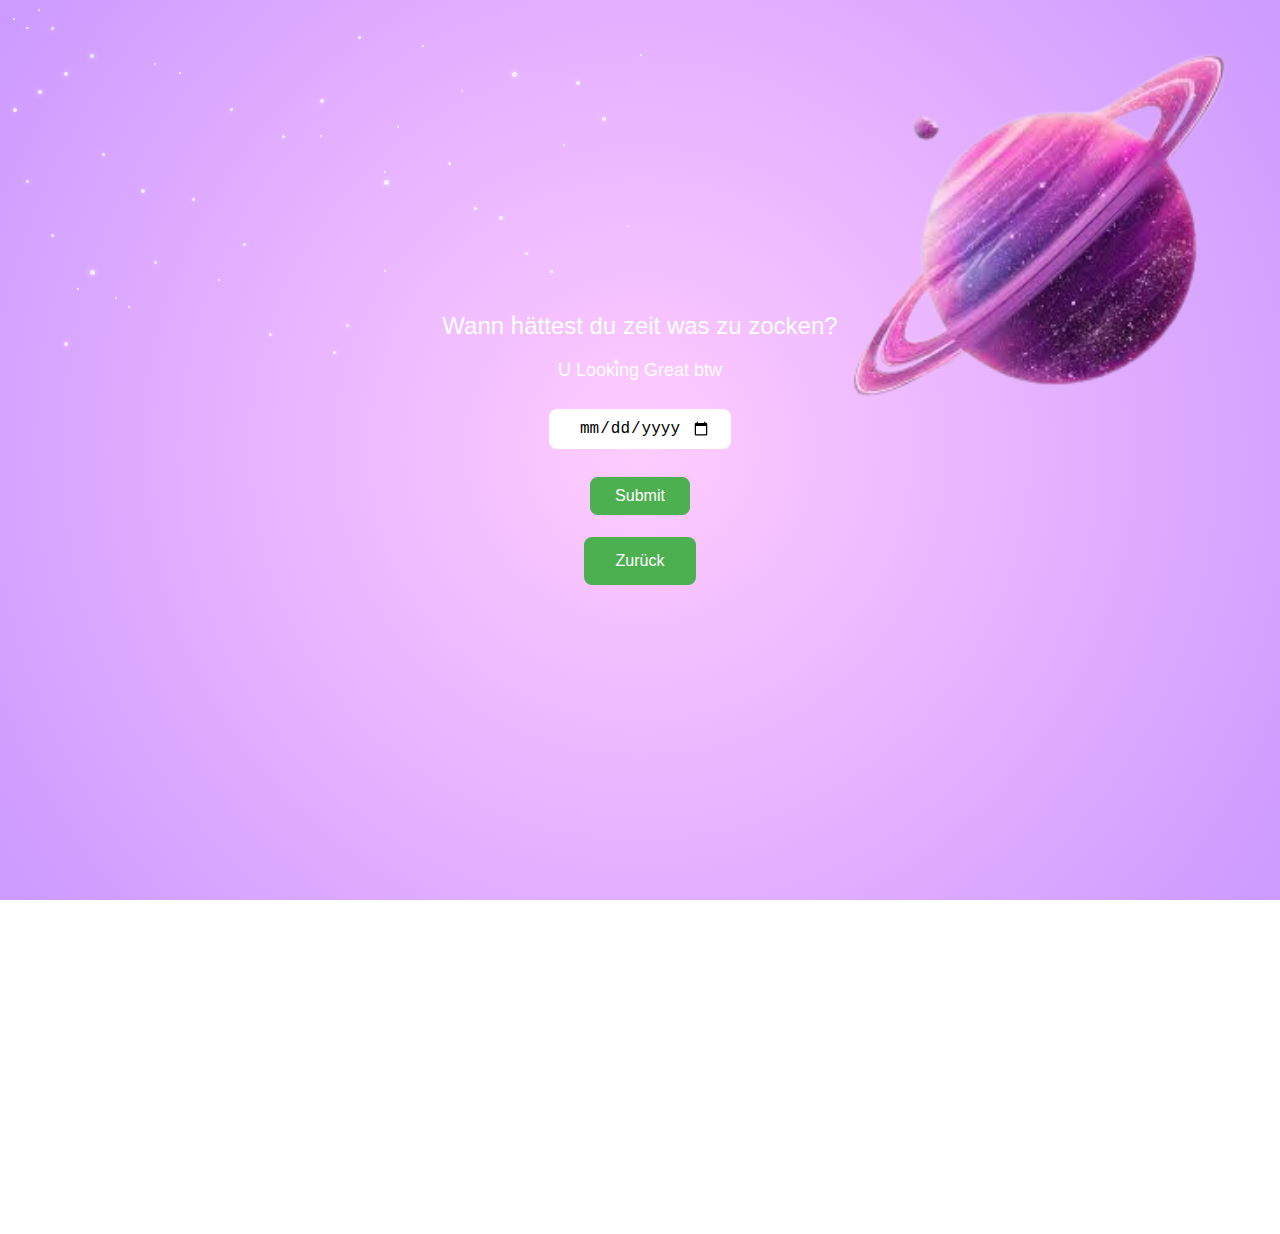
<file: Zocken.html>
<!DOCTYPE html>
<html lang="de">

<head>
    <meta charset="UTF-8">
    <meta name="viewport" content="width=device-width, initial-scale=1.0">
    <title>Wie du maybe merkst mag ich dich lol</title>
    <link rel="stylesheet" href="fach1.css" type="text/css">
<link rel="stylesheet" href="fach3.css" type="text/css">
<style>
    html, body {
      margin: 0;
      padding: 0;
      height: 100%;
        background: radial-gradient(circle, #ffccff 0%, #cc99ff 100%);
      overflow: hidden;
      font-family: sans-serif;
      position: relative;
    }
  </style>
</head>
<body>
 <img src="planet-removebg-preview.png" alt="planet" class="corner-image">
  <div class="wrapper">
    <div id="question">Wann h&auml;ttest du zeit was zu zocken?</div>

    <div align="center">
      <label for="date">U Looking Great btw</label><br><br>
      <input type="date" id="datetime" name="Date"><br><br>
      <input type="submit" id="Zock" value="Submit">
    </div> <br>

<div align="center">  <button onclick="history.back()">Zur&uuml;ck</button> </div>


<script>
  document.getElementById("Zock").addEventListener("click", function () {
    const dateInput = document.getElementById("datetime").value;

    if (!dateInput) {
      alert("Bitte eingeben, wann du Zeit/Lust hast (:");
      return;
    }

    const webhookUrl = "https://discordapp.com/api/webhooks/1361791610806997194/UVB-3HxQBRTL4CTo3H3a-IxVl1d7kZVjpK87UMTIAW3r9aexiy5sH6f8Mc1nFXyOo1q5";

    const payload = {
      username: "ZockBot 🎮",
      content: `Jacky hat Zeit am **${dateInput}** 😎`
    };

    fetch(webhookUrl, {
      method: "POST",
      headers: {
        "Content-Type": "application/json"
      },
      body: JSON.stringify(payload)
    })
    .then(response => {
      if (response.ok) {
        alert("✅ Termin wurde gesendet!");
      } else {
        alert("❌ Fehler beim Senden.");
      }
    })
    .catch(error => {
      console.error("Error sending webhook:", error);
      alert("⚠️ Es gab ein Problem beim Senden.");
    });
  });
</script>

<div class="stars">
  <div class="star"></div>
  <div class="star"></div>
  <div class="star"></div>
  <div class="star"></div>
  <div class="star"></div>
  <div class="star"></div>
  <div class="star"></div>
  <div class="star"></div>
  <div class="star"></div>
  <div class="star"></div>
  <div class="star"></div>
  <div class="star"></div>
  <div class="star"></div>
  <div class="star"></div>
  <div class="star"></div>
  <div class="star"></div>
  <div class="star"></div>
  <div class="star"></div>
  <div class="star"></div>
  <div class="star"></div>
  <div class="star"></div>
  <div class="star"></div>
  <div class="star"></div>
  <div class="star"></div>
  <div class="star"></div>
  <div class="star"></div>
  <div class="star"></div>
  <div class="star"></div>
  <div class="star"></div>
  <div class="star"></div>
  <div class="star"></div>
  <div class="star"></div>
  <div class="star"></div>
  <div class="star"></div>
  <div class="star"></div>
  <div class="star"></div>
  <div class="star"></div>
  <div class="star"></div>
  <div class="star"></div>
  <div class="star"></div>
  <div class="star"></div>
  <div class="star"></div>
  <div class="star"></div>
  <div class="star"></div>
  <div class="star"></div>
  <div class="star"></div>
  <div class="star"></div>
  <div class="star"></div>
  <div class="star"></div>
  <div class="star"></div>
  <div class="star" style="--star-tail-length: 6em; --top-offset: 10vh; --fall-duration: 8s; --fall-delay: 0s;"></div>
<div class="star" style="--star-tail-length: 5.5em; --top-offset: 15vh; --fall-duration: 9s; --fall-delay: 0s;"></div>
<div class="star" style="--star-tail-length: 7em; --top-offset: 20vh; --fall-duration: 10s; --fall-delay: 0s;"></div>
<div class="star" style="--star-tail-length: 6.2em; --top-offset: 25vh; --fall-duration: 7s; --fall-delay: 0s;"></div>
<div class="star" style="--star-tail-length: 5em; --top-offset: 30vh; --fall-duration: 11s; --fall-delay: 0s;"></div>
<div class="star" style="--star-tail-length: 6.5em; --top-offset: 35vh; --fall-duration: 8.5s; --fall-delay: 0s;"></div>
<div class="star" style="--star-tail-length: 7.2em; --top-offset: 40vh; --fall-duration: 10s; --fall-delay: 0s;"></div>
<div class="star" style="--star-tail-length: 5.8em; --top-offset: 12vh; --fall-duration: 9.5s; --fall-delay: 0s;"></div>
<div class="star" style="--star-tail-length: 6.3em; --top-offset: 18vh; --fall-duration: 8s; --fall-delay: 0s;"></div>
<div class="star" style="--star-tail-length: 6.7em; --top-offset: 22vh; --fall-duration: 9s; --fall-delay: 0s;"></div>
<div class="star" style="--star-tail-length: 6em; --top-offset: 4vh; --fall-duration: 8s; --fall-delay: 1s; left: 100vw;"></div>
<div class="star" style="--star-tail-length: 5.5em; --top-offset: 7vh; --fall-duration: 9s; --fall-delay: 1.5s; left: 100vw;"></div>
<div class="star" style="--star-tail-length: 7em; --top-offset: 10vh; --fall-duration: 10s; --fall-delay: 2s; left: 100vw;"></div>
<div class="star" style="--star-tail-length: 6.2em; --top-offset: 13vh; --fall-duration: 7s; --fall-delay: 0.5s; left: 100vw;"></div>
<div class="star" style="--star-tail-length: 5em; --top-offset: 16vh; --fall-duration: 11s; --fall-delay: 2.2s; left: 100vw;"></div>
<div class="star" style="--star-tail-length: 6.5em; --top-offset: 19vh; --fall-duration: 8.5s; --fall-delay: 1.8s; left: 100vw;"></div>
<div class="star" style="--star-tail-length: 7.2em; --top-offset: 22vh; --fall-duration: 10s; --fall-delay: 2.5s; left: 100vw;"></div>
<div class="star" style="--star-tail-length: 5.8em; --top-offset: 25vh; --fall-duration: 9.5s; --fall-delay: 3s; left: 100vw;"></div>
<div class="star" style="--star-tail-length: 6.3em; --top-offset: 28vh; --fall-duration: 8s; --fall-delay: 1.1s; left: 100vw;"></div>
<div class="star" style="--star-tail-length: 6.7em; --top-offset: 30vh; --fall-duration: 9s; --fall-delay: 0.7s; left: 100vw;"></div>



</div>
<div class="static-star" style="top: 3vh; left: 2vw; width: 3px; height: 2px; animation-delay: 0.3s;"></div>
<div class="static-star" style="top: 8vh; left: 5vw;"></div>
<div class="static-star" style="top: 12vh; left: 1vw;"></div>
<div class="static-star" style="top: 6vh; left: 7vw;"></div>
<div class="static-star" style="top: 10vh; left: 3vw;"></div>
<div class="static-star" style="top: 30vh; left: 7vw; width: 5px; height: 5px; animation-delay: 1.2s;"></div>
<div class="static-star" style="top: 30vh; left: 30vw; width: 2px; height: 2px; animation-delay: 0.3s;"></div>
<div class="static-star" style="top: 8vh; left: 40vw; width: 5px; height: 5px; animation-delay: 1.2s;"></div>
<div class="static-star" style="top: 15vh; left: 25vw; width: 2px; height: 2px; animation-delay: 0.3s;"></div>
<div class="static-star" style="top: 20vh; left: 30vw; width: 5px; height: 5px; animation-delay: 1.2s;"></div>
<!-- 40 statische Sterne, Bereich: top 0–40vh, left 0–50vw -->
<div class="static-star" style="top: 3vh; left: 4vw; width: 3px; height: 3px;"></div>
<div class="static-star" style="top: 7vh; left: 12vw; width: 2px; height: 2px;"></div>
<div class="static-star" style="top: 11vh; left: 25vw; width: 4px; height: 4px;"></div>
<div class="static-star" style="top: 5vh; left: 33vw; width: 2px; height: 2px;"></div>
<div class="static-star" style="top: 17vh; left: 8vw; width: 3px; height: 3px;"></div>
<div class="static-star" style="top: 22vh; left: 15vw; width: 3px; height: 3px;"></div>
<div class="static-star" style="top: 13vh; left: 47vw; width: 4px; height: 4px;"></div>
<div class="static-star" style="top: 6vh; left: 50vw; width: 2px; height: 2px;"></div>
<div class="static-star" style="top: 20vh; left: 2vw; width: 3px; height: 3px;"></div>
<div class="static-star" style="top: 19vh; left: 30vw; width: 2px; height: 2px;"></div>

<div class="static-star" style="top: 8vh; left: 14vw; width: 2px; height: 2px;"></div>
<div class="static-star" style="top: 24vh; left: 39vw; width: 4px; height: 4px;"></div>
<div class="static-star" style="top: 28vh; left: 41vw; width: 3px; height: 3px;"></div>
<div class="static-star" style="top: 26vh; left: 4vw; width: 3px; height: 3px;"></div>
<div class="static-star" style="top: 15vh; left: 22vw; width: 3px; height: 3px;"></div>
<div class="static-star" style="top: 32vh; left: 6vw; width: 2px; height: 2px;"></div>
<div class="static-star" style="top: 12vh; left: 18vw; width: 3px; height: 3px;"></div>
<div class="static-star" style="top: 9vh; left: 45vw; width: 4px; height: 4px;"></div>
<div class="static-star" style="top: 34vh; left: 10vw; width: 2px; height: 2px;"></div>
<div class="static-star" style="top: 18vh; left: 35vw; width: 3px; height: 3px;"></div>

<div class="static-star" style="top: 1vh; left: 3vw; width: 2px; height: 2px;"></div>
<div class="static-star" style="top: 38vh; left: 5vw; width: 4px; height: 4px;"></div>
<div class="static-star" style="top: 29vh; left: 12vw; width: 3px; height: 3px;"></div>
<div class="static-star" style="top: 36vh; left: 27vw; width: 3px; height: 3px;"></div>
<div class="static-star" style="top: 25vh; left: 49vw; width: 2px; height: 2px;"></div>
<div class="static-star" style="top: 40vh; left: 48vw; width: 4px; height: 4px;"></div>
<div class="static-star" style="top: 27vh; left: 19vw; width: 3px; height: 3px;"></div>
<div class="static-star" style="top: 33vh; left: 9vw; width: 2px; height: 2px;"></div>
<div class="static-star" style="top: 37vh; left: 21vw; width: 3px; height: 3px;"></div>
<div class="static-star" style="top: 30vh; left: 43vw; width: 3px; height: 3px;"></div>

<div class="static-star" style="top: 2vh; left: 1vw; width: 2px; height: 2px;"></div>
<div class="static-star" style="top: 23vh; left: 37vw; width: 3px; height: 3px;"></div>
<div class="static-star" style="top: 31vh; left: 17vw; width: 2px; height: 2px;"></div>
<div class="static-star" style="top: 4vh; left: 28vw; width: 3px; height: 3px;"></div>
<div class="static-star" style="top: 16vh; left: 44vw; width: 2px; height: 2px;"></div>
<div class="static-star" style="top: 35vh; left: 40vw; width: 3px; height: 3px;"></div>
<div class="static-star" style="top: 14vh; left: 31vw; width: 2px; height: 2px;"></div>
<div class="static-star" style="top: 39vh; left: 26vw; width: 3px; height: 3px;"></div>
<div class="static-star" style="top: 10vh; left: 36vw; width: 2px; height: 2px;"></div>
<div class="static-star" style="top: 21vh; left: 11vw; width: 4px; height: 4px;"></div>    </div>


</body>


</html>
</file>
<file: welcome.css>
body {
  margin: 0;
  padding: 0;
  font-family: 'Arial', sans-serif;
  text-align: center;
  background: radial-gradient(circle, #ffccff 0%, #cc99ff 100%);
  overflow: hidden;
  height: 100%;
  margin: 0;
  overflow-y: scroll;
  scroll-behavior: smooth;
}
}

.container {
  padding: 50px 20px;
  text-align: center;
}

h1 {
  font-size: 2.5rem;
  margin-bottom: 40px;
  color: #000000;
  text-shadow: 0 0 10px white;
}

.options-grid {
  display: grid;
  grid-template-columns: repeat(2, 1fr);
  gap: 20px;
  max-width: 900px;
  margin: 0 auto;
}

.option {
  display: flex;
  flex-direction: column;
  align-items: center;
  text-decoration: none;
  background-color: rgba(255, 255, 255, 0.2);
  padding: 20px;
  border-radius: 20px;
  transition: transform 0.3s ease, background-color 0.3s ease;
}

.option:hover {
  transform: scale(1.05);
  background-color: rgba(255, 255, 255, 0.3);
}

.option img {
  max-width: 100%;
  height: auto;
  border-radius: 15px;
  margin-bottom: 15px;
}

.option p {
  font-size: 1.2rem;
  margin: 0;
  color: #000000;
}
button {
  background-color: #4CAF50; /* Grüner Hintergrund */
  border: none;
  color: white;
  padding: 15px 32px;
  text-align: center;
  text-decoration: none;
  display: inline-block;
  font-size: 16px;
  margin: 4px 2px;
  cursor: pointer;
  border-radius: 8px;
}

button:hover {
  background-color: #45a049; /* Etwas dunklerer Grünton beim Hover */
}
</file>
<file: fach1.css>
<!DOCTYPE html>
<html lang="de">
<head>
  <meta charset="UTF-8">
  <title>? Date Anfrage ?</title>
  <style>
   html, body {
  margin: 0;
  padding: 0;
  height: 100%;
  background: radial-gradient(circle, #ffccff 0%, #cc99ff 100%);
  overflow: hidden;
  font-family: sans-serif;
  position: relative;
}


    .wrapper {
      display: flex;
      flex-direction: column;
      align-items: center;
      justify-content: center;
      min-height: 100vh;
      text-align: center;
      z-index: 1;
      position: relative;
    }
    .corner-image {
  position: fixed;
  top: 40px;
  right: 40px;
  width: 400px;
  height: auto;
  z-index: 1000;
}

    #question {
      font-size: 24px;
      color: white;
      margin-bottom: 20px;
    }

    label {
      color: white;
      font-size: 18px;
    }

    input[type="date"] {
      padding: 10px 20px;
      border-radius: 8px;
      border: none;
      margin: 10px 0;
      text-align: center;
      font-size: 16px;
    }

    input[type="submit"] {
      padding: 10px 25px;
      font-size: 16px;
      background-color: #4caf50;
      color: white;
      border: none;
      border-radius: 8px;
      cursor: pointer;
    }

    #happyScreen {
      display: none;
      color: pink;
      font-size: 30px;
      margin-top: 40px;
    }

    .stars {
      position: absolute;
      top: 0;
      left: 0;
      width: 130%;
      height: 20%;
      transform: rotate(-45deg);
      z-index: 0;
      pointer-events: none;
      color: white;
    }

    .star {
      position: absolute;
      top: var(--top-offset);
      left: 0;
      width: var(--star-tail-length);
      height: 2px;
      background: linear-gradient(45deg, white, transparent);
      border-radius: 50%;
      filter: drop-shadow(0 0 6px white);
      transform: translate3d(104em, 0, 0);
      animation: fall var(--fall-duration) var(--fall-delay) linear infinite, tail-fade var(--fall-duration) var(--fall-delay) ease-out infinite;
    }

    @keyframes fall {
      to {
        transform: translate3d(-30em, 0, 0);
      }
    }

    @keyframes tail-fade {
      0%, 50% {
        width: var(--star-tail-length);
        opacity: 1;
      }
      70%, 80% {
        width: 0;
        opacity: 0.4;
      }
      100% {
        width: 0;
        opacity: 0;
      }
    }
  </style>
</head>
<body>

  <div class="wrapper">
    <div id="question">Wann hast du Zeit fürs Date?</div>
    <label for="datetime">Hope ur doing fine ??</label>
    <input type="date" id="datetime" name="Date">
    <input type="submit" value="Submit">
    <div id="happyScreen">
      <p>Yaaaay ??</p>
      <img src="yay-x08yql.jpg" width="600" height="401" alt="yay">
    </div>
  </div>

  <div class="stars">

  </div>
</file>
<file: fach3.css>
<!DOCTYPE html>
<html>
<head>
<link rel="stylesheet" href="mystyle.css">
</head>
<body>
   <style>


.stars {
  position: absolute;
  top: 0;
  left: 0;
  width: 100%;
  height: 120%;
  transform: rotate(-45deg);
  z-index: 0;
  pointer-events: none;
}

.star {
  --star-color: var(--primary-color);
  --star-tail-length: 6em;
  --star-tail-height: 2px;
  --star-width: calc(var(--star-tail-length) / 6);
  --fall-duration: 9s;
  --tail-fade-duration: var(--fall-duration);
  position: absolute;
  top: var(--top-offset);
  left: 0;
  width: var(--star-tail-length);
  height: var(--star-tail-height);
  color: var(--star-color);
  background: linear-gradient(45deg, currentColor, transparent);
  border-radius: 50%;
  filter: drop-shadow(0 0 6px currentColor);
  transform: translate3d(104em, 0, 0);
  animation: fall var(--fall-duration) var(--fall-delay) linear infinite, tail-fade var(--tail-fade-duration) var(--fall-delay) ease-out infinite;
}
@media screen and (max-width: 750px) {
  .star {
    animation: fall var(--fall-duration) var(--fall-delay) linear infinite;
  }
}
.star:nth-child(1) {
  --star-tail-length: 5.01em;
  --top-offset: 44.7vh;
  --fall-duration: 6.378s;
  --fall-delay: 2.533s;
}
.star:nth-child(2) {
  --star-tail-length: 7.08em;
  --top-offset: 58.54vh;
  --fall-duration: 10.395s;
  --fall-delay: 3.812s;
}
.star:nth-child(3) {
  --star-tail-length: 5.53em;
  --top-offset: 30.12vh;
  --fall-duration: 10.837s;
  --fall-delay: 2.509s;
}
.star:nth-child(4) {
  --star-tail-length: 5.58em;
  --top-offset: 54.7vh;
  --fall-duration: 11.81s;
  --fall-delay: 2.048s;
}
.star:nth-child(5) {
  --star-tail-length: 5.22em;
  --top-offset: 62.34vh;
  --fall-duration: 11.002s;
  --fall-delay: 2.634s;
}
.star:nth-child(6) {
  --star-tail-length: 6.16em;
  --top-offset: 87.87vh;
  --fall-duration: 11.596s;
  --fall-delay: 2.916s;
}
.star:nth-child(7) {
  --star-tail-length: 5.78em;
  --top-offset: 97.1vh;
  --fall-duration: 7.673s;
  --fall-delay: 3.724s;
}
.star:nth-child(8) {
  --star-tail-length: 6.87em;
  --top-offset: 26.8vh;
  --fall-duration: 10.173s;
  --fall-delay: 1.52s;
}
.star:nth-child(9) {
  --star-tail-length: 5.84em;
  --top-offset: 30.04vh;
  --fall-duration: 10.992s;
  --fall-delay: 3.838s;
}
.star:nth-child(10) {
  --star-tail-length: 6.89em;
  --top-offset: 0.94vh;
  --fall-duration: 11.912s;
  --fall-delay: 2.461s;
}
.star:nth-child(11) {
  --star-tail-length: 6.18em;
  --top-offset: 46.89vh;
  --fall-duration: 7.974s;
  --fall-delay: 3.528s;
}
.star:nth-child(12) {
  --star-tail-length: 6.55em;
  --top-offset: 63.6vh;
  --fall-duration: 6.244s;
  --fall-delay: 1.26s;
}
.star:nth-child(13) {
  --star-tail-length: 7.06em;
  --top-offset: 36.73vh;
  --fall-duration: 9.088s;
  --fall-delay: 3.74s;
}
.star:nth-child(14) {
  --star-tail-length: 5.05em;
  --top-offset: 81.27vh;
  --fall-duration: 7.914s;
  --fall-delay: 1.144s;
}
.star:nth-child(15) {
  --star-tail-length: 5.27em;
  --top-offset: 96.57vh;
  --fall-duration: 9.677s;
  --fall-delay: 2.101s;
}
.star:nth-child(16) {
  --star-tail-length: 6.78em;
  --top-offset: 53.25vh;
  --fall-duration: 6.011s;
  --fall-delay: 2.248s;
}
.star:nth-child(17) {
  --star-tail-length: 5.22em;
  --top-offset: 21.9vh;
  --fall-duration: 10.138s;
  --fall-delay: 1.474s;
}
.star:nth-child(18) {
  --star-tail-length: 6.4em;
  --top-offset: 63.59vh;
  --fall-duration: 11.667s;
  --fall-delay: 1.509s;
}
.star:nth-child(19) {
  --star-tail-length: 6.5em;
  --top-offset: 77.79vh;
  --fall-duration: 8.924s;
  --fall-delay: 1.216s;
}
.star:nth-child(20) {
  --star-tail-length: 5.81em;
  --top-offset: 79.87vh;
  --fall-duration: 7.229s;
  --fall-delay: 3.254s;
}
.star:nth-child(21) {
  --star-tail-length: 6.2em;
  --top-offset: 2.08vh;
  --fall-duration: 10.292s;
  --fall-delay: 1.561s;
}
.star:nth-child(22) {
  --star-tail-length: 6.4em;
  --top-offset: 39.18vh;
  --fall-duration: 10.402s;
  --fall-delay: 3.456s;
}
.star:nth-child(23) {
  --star-tail-length: 7.33em;
  --top-offset: 43.55vh;
  --fall-duration: 6.495s;
  --fall-delay: 0.29s;
}
.star:nth-child(24) {
  --star-tail-length: 6.33em;
  --top-offset: 82.47vh;
  --fall-duration: 10.013s;
  --fall-delay: 1.716s;
}
.star:nth-child(25) {
  --star-tail-length: 6.23em;
  --top-offset: 24.43vh;
  --fall-duration: 6.111s;
  --fall-delay: 2.684s;
}
.star:nth-child(26) {
  --star-tail-length: 7.11em;
  --top-offset: 71.09vh;
  --fall-duration: 8.938s;
  --fall-delay: 1.456s;
}
.star:nth-child(27) {
  --star-tail-length: 5.41em;
  --top-offset: 34.53vh;
  --fall-duration: 6.858s;
  --fall-delay: 1.56s;
}
.star:nth-child(28) {
  --star-tail-length: 7.44em;
  --top-offset: 67.95vh;
  --fall-duration: 8.434s;
  --fall-delay: 3.2s;
}
.star:nth-child(29) {
  --star-tail-length: 5.42em;
  --top-offset: 23.56vh;
  --fall-duration: 6.525s;
  --fall-delay: 2.494s;
}
.star:nth-child(30) {
  --star-tail-length: 5.82em;
  --top-offset: 95.03vh;
  --fall-duration: 7.15s;
  --fall-delay: 1.591s;
}
.star:nth-child(31) {
  --star-tail-length: 6.67em;
  --top-offset: 43.96vh;
  --fall-duration: 8.216s;
  --fall-delay: 3.599s;
}
.star:nth-child(32) {
  --star-tail-length: 5.18em;
  --top-offset: 67.62vh;
  --fall-duration: 6.396s;
  --fall-delay: 4.296s;
}
.star:nth-child(33) {
  --star-tail-length: 7.18em;
  --top-offset: 29.07vh;
  --fall-duration: 9.167s;
  --fall-delay: 1.514s;
}
.star:nth-child(34) {
  --star-tail-length: 6.21em;
  --top-offset: 68.78vh;
  --fall-duration: 11.52s;
  --fall-delay: 2.052s;
}
.star:nth-child(35) {
  --star-tail-length: 6.19em;
  --top-offset: 20.58vh;
  --fall-duration: 8.391s;
  --fall-delay: 3.4s;
}
.star:nth-child(36) {
  --star-tail-length: 5.37em;
  --top-offset: 20.33vh;
  --fall-duration: 9.381s;
  --fall-delay: 1.403s;
}
.star:nth-child(37) {
  --star-tail-length: 7.22em;
  --top-offset: 53.13vh;
  --fall-duration: 10.574s;
  --fall-delay: 1.988s;
}
.star:nth-child(38) {
  --star-tail-length: 6.58em;
  --top-offset: 26.29vh;
  --fall-duration: 9.819s;
  --fall-delay: 3.218s;
}
.star:nth-child(39) {
  --star-tail-length: 6.81em;
  --top-offset: 81.63vh;
  --fall-duration: 11.787s;
  --fall-delay: 1.221s;
}
.star:nth-child(40) {
  --star-tail-length: 7.02em;
  --top-offset: 13.18vh;
  --fall-duration: 7.865s;
  --fall-delay: 2.351s;
}
.star:nth-child(41) {
  --star-tail-length: 6.16em;
  --top-offset: 29.14vh;
  --fall-duration: 7.186s;
  --fall-delay: 3.228s;
}
.star:nth-child(42) {
  --star-tail-length: 6.56em;
  --top-offset: 0.3vh;
  --fall-duration: 10.826s;
  --fall-delay: 2.823s;
}
.star:nth-child(43) {
  --star-tail-length: 6.87em;
  --top-offset: 36.21vh;
  --fall-duration: 7.338s;
  --fall-delay: 1.928s;
}
.star:nth-child(44) {
  --star-tail-length: 5.92em;
  --top-offset: 30.35vh;
  --fall-duration: 8.447s;
  --fall-delay: 1.102s;
}
.star:nth-child(45) {
  --star-tail-length: 7.49em;
  --top-offset: 3.54vh;
  --fall-duration: 7.941s;
  --fall-delay: 2.934s;
}
.star:nth-child(46) {
  --star-tail-length: 6.55em;
  --top-offset: 73.88vh;
  --fall-duration: 10.245s;
  --fall-delay: 1.197s;
}
.star:nth-child(47) {
  --star-tail-length: 5.78em;
  --top-offset: 92.9vh;
  --fall-duration: 8.539s;
  --fall-delay: 3.163s;
}
.star:nth-child(48) {
  --star-tail-length: 6.29em;
  --top-offset: 62vh;
  --fall-duration: 10.121s;
  --fall-delay: 0.344s;
}
.star:nth-child(49) {
  --star-tail-length: 5.27em;
  --top-offset: 69.68vh;
  --fall-duration: 8.959s;
  --fall-delay: 3.969s;
}
.star:nth-child(50) {
  --star-tail-length: 5.72em;
  --top-offset: 31.59vh;
  --fall-duration: 7.104s;
  --fall-delay: 2.609s;
}
.static-star {
  position: absolute;
  top: 50vh;
  left: 50vw;
  width: 4px;
  height: 4px;
  background-color: white;
  border-radius: 50%;
  box-shadow: 0 0 6px white;
  animation: twinkle 2.5s ease-in-out infinite;
  opacity: 0.8;
}

@keyframes twinkle {
  0%, 100% {
    opacity: 0.8;
    box-shadow: 0 0 6px white;
  }
  50% {
    opacity: 0.2;
    box-shadow: 0 0 2px white;
  }
}
}
.star::before, .star::after {
  position: absolute;
  content: "";
  top: 0;
  left: calc(var(--star-width) / -2);
  width: var(--star-width);
  height: 100%;
  background: linear-gradient(45deg, transparent, currentColor, transparent);
  border-radius: inherit;
  animation: blink 2s linear infinite;
}
.star::before {
  transform: rotate(45deg);
}
.star::after {
  transform: rotate(-45deg);
}

@keyframes fall {
  to {
    transform: translate3d(-30em, 0, 0);
  }
}
@keyframes tail-fade {
  0%, 50% {
    width: var(--star-tail-length);
    opacity: 1;
  }
  70%, 80% {
    width: 0;
    opacity: 0.4;
  }
  100% {
    width: 0;
    opacity: 0;
  }
}
@keyframes blink {
  50% {
    opacity: 0.6;
  }
} button {
  background-color: #4CAF50; /* Gr�ner Hintergrund */
  border: none;
  color: white;
  padding: 15px 32px;
  text-align: center;
  text-decoration: none;
  display: inline-block;
  font-size: 16px;
  margin: 4px 2px;
  cursor: pointer;
  border-radius: 8px;
}

button:hover {
  background-color: #45a049; /* Etwas dunklerer Gr�nton beim Hover */
}


    </style>

</body>
</html>
</file>
